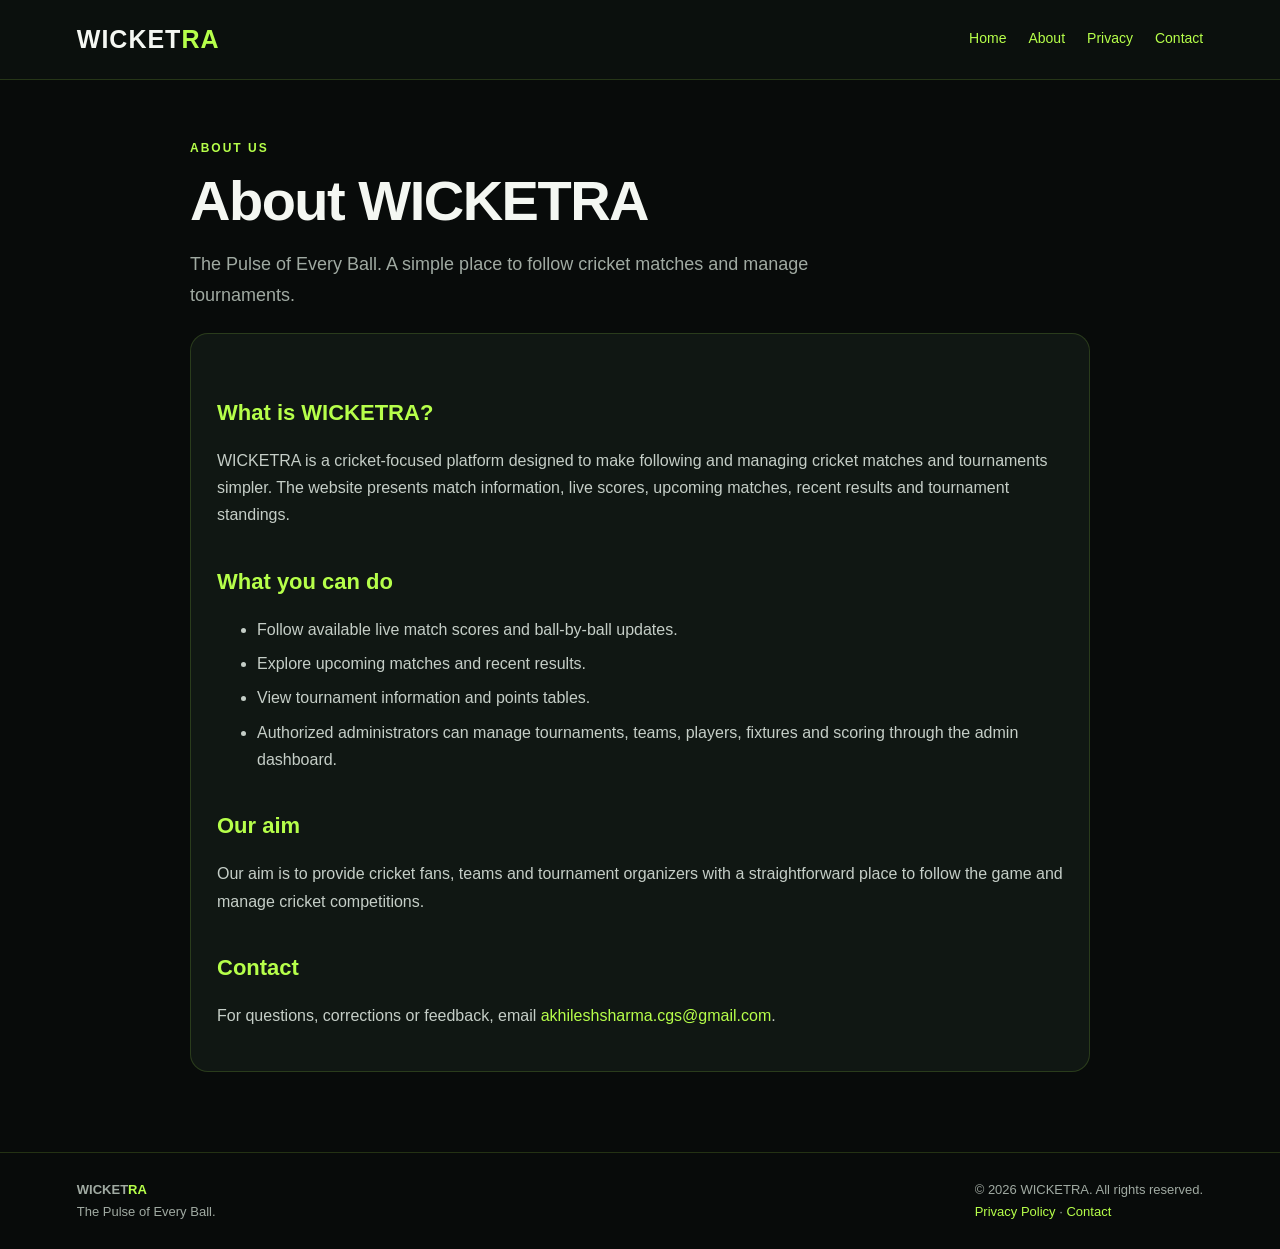
<file: about.html>
<!doctype html>
<html lang="en">
<head>
<meta charset="utf-8">
<meta name="viewport" content="width=device-width,initial-scale=1">
<meta name="theme-color" content="#080b0a">
<title>About WICKETRA | WICKETRA</title>
<style>
:root{--bg:#080b0a;--surface:#101713;--surface2:#151e18;--green:#b6ff4a;--white:#f4f7f2;--muted:#a0aaa2;--line:rgba(182,255,74,.16)}
*{box-sizing:border-box}body{margin:0;background:var(--bg);color:var(--white);font-family:Inter,Arial,sans-serif;line-height:1.7}
a{color:var(--green);text-decoration:none}a:hover{text-decoration:underline}
.top{border-bottom:1px solid var(--line);background:#0b100d;padding:18px 6%;display:flex;align-items:center;justify-content:space-between;gap:20px;flex-wrap:wrap}
.brand{font-family:Arial,sans-serif;font-weight:900;font-size:25px;letter-spacing:1px;color:var(--white)}.brand span{color:var(--green)}
nav{display:flex;gap:22px;flex-wrap:wrap;font-size:14px}
main{width:min(900px,90%);margin:58px auto 80px}
.eyebrow{color:var(--green);font-size:12px;font-weight:800;letter-spacing:2px;text-transform:uppercase}
h1{font-size:clamp(36px,6vw,56px);line-height:1.1;margin:12px 0 14px;letter-spacing:-1.5px}
h2{font-size:22px;margin:34px 0 8px;color:var(--green)}
p,li{color:#c5cec7}.lead{font-size:18px;color:var(--muted);max-width:720px}
.panel{background:var(--surface);border:1px solid var(--line);border-radius:18px;padding:26px;margin:22px 0}
li{margin:7px 0}.muted{color:var(--muted);font-size:13px}
footer{border-top:1px solid var(--line);padding:26px 6%;display:flex;justify-content:space-between;gap:18px;flex-wrap:wrap;color:var(--muted);font-size:13px}
@media(max-width:600px){.top{padding:16px 5%}nav{gap:13px}main{margin:38px auto 55px}.panel{padding:20px}}
</style>
</head>
<body>
<header class="top">
  <a class="brand" href="index.html">WICKET<span>RA</span></a>
  <nav aria-label="Main navigation">
    <a href="index.html">Home</a>
    <a href="about.html">About</a>
    <a href="privacy-policy.html">Privacy</a>
    <a href="contact.html">Contact</a>
  </nav>
</header>
<main>
  <div class="eyebrow">ABOUT US</div>
  <h1>About WICKETRA</h1>
  <p class="lead">The Pulse of Every Ball. A simple place to follow cricket matches and manage tournaments.</p>
  
<section class="panel">
<h2>What is WICKETRA?</h2>
<p>WICKETRA is a cricket-focused platform designed to make following and managing cricket matches and tournaments simpler. The website presents match information, live scores, upcoming matches, recent results and tournament standings.</p>
<h2>What you can do</h2>
<ul>
<li>Follow available live match scores and ball-by-ball updates.</li>
<li>Explore upcoming matches and recent results.</li>
<li>View tournament information and points tables.</li>
<li>Authorized administrators can manage tournaments, teams, players, fixtures and scoring through the admin dashboard.</li>
</ul>
<h2>Our aim</h2>
<p>Our aim is to provide cricket fans, teams and tournament organizers with a straightforward place to follow the game and manage cricket competitions.</p>
<h2>Contact</h2>
<p>For questions, corrections or feedback, email <a href="mailto:akhileshsharma.cgs@gmail.com">akhileshsharma.cgs@gmail.com</a>.</p>
</section>

</main>
<footer>
  <div><strong>WICKET<span style="color:var(--green)">RA</span></strong><br>The Pulse of Every Ball.</div>
  <div>© 2026 WICKETRA. All rights reserved.<br><a href="privacy-policy.html">Privacy Policy</a> · <a href="contact.html">Contact</a></div>
</footer>
</body>
</html>
</file>
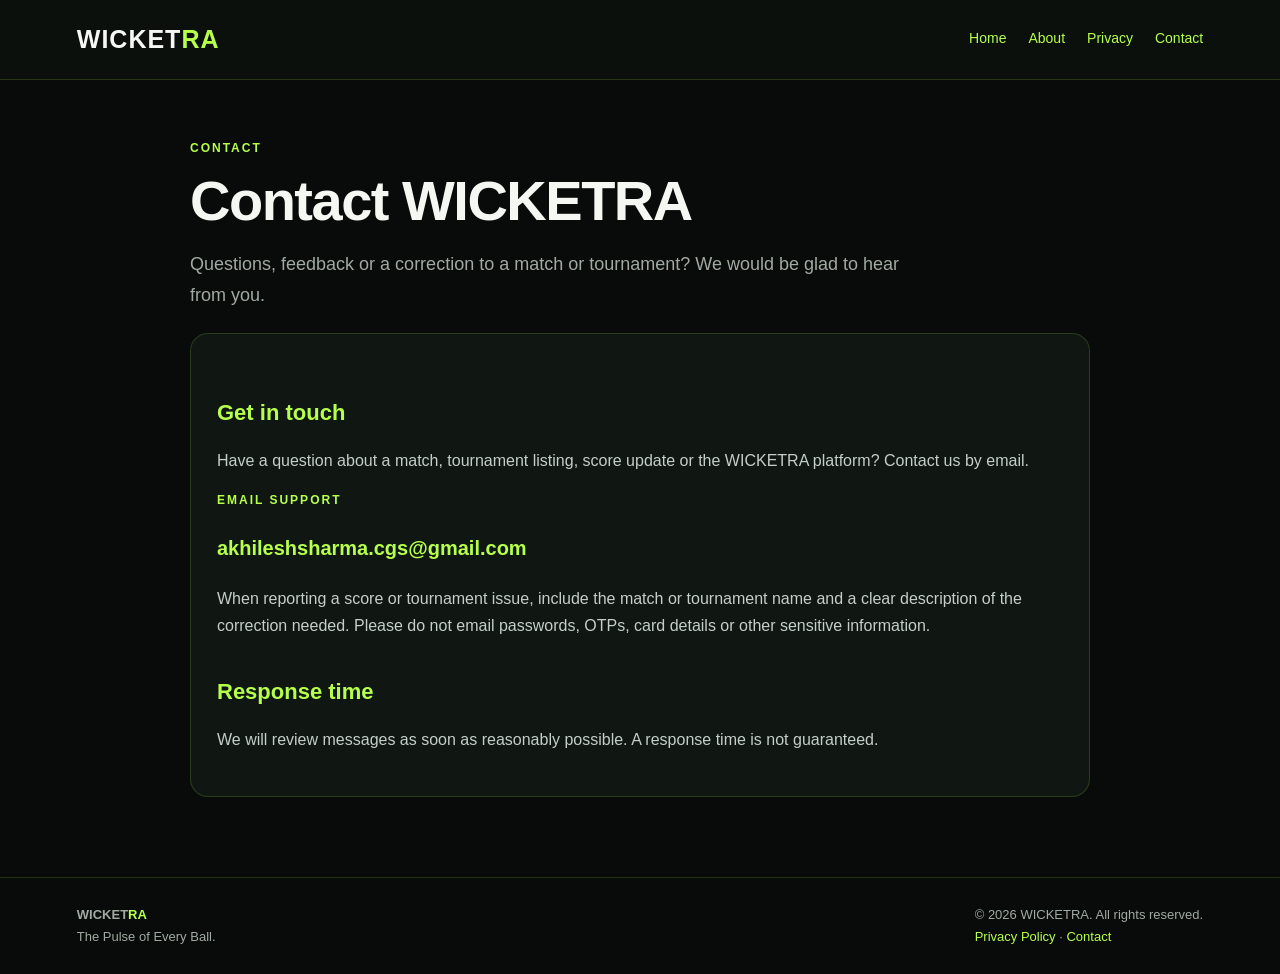
<file: contact.html>
<!doctype html>
<html lang="en">
<head>
<meta charset="utf-8">
<meta name="viewport" content="width=device-width,initial-scale=1">
<meta name="theme-color" content="#080b0a">
<title>Contact WICKETRA | WICKETRA</title>
<style>
:root{--bg:#080b0a;--surface:#101713;--surface2:#151e18;--green:#b6ff4a;--white:#f4f7f2;--muted:#a0aaa2;--line:rgba(182,255,74,.16)}
*{box-sizing:border-box}body{margin:0;background:var(--bg);color:var(--white);font-family:Inter,Arial,sans-serif;line-height:1.7}
a{color:var(--green);text-decoration:none}a:hover{text-decoration:underline}
.top{border-bottom:1px solid var(--line);background:#0b100d;padding:18px 6%;display:flex;align-items:center;justify-content:space-between;gap:20px;flex-wrap:wrap}
.brand{font-family:Arial,sans-serif;font-weight:900;font-size:25px;letter-spacing:1px;color:var(--white)}.brand span{color:var(--green)}
nav{display:flex;gap:22px;flex-wrap:wrap;font-size:14px}
main{width:min(900px,90%);margin:58px auto 80px}
.eyebrow{color:var(--green);font-size:12px;font-weight:800;letter-spacing:2px;text-transform:uppercase}
h1{font-size:clamp(36px,6vw,56px);line-height:1.1;margin:12px 0 14px;letter-spacing:-1.5px}
h2{font-size:22px;margin:34px 0 8px;color:var(--green)}
p,li{color:#c5cec7}.lead{font-size:18px;color:var(--muted);max-width:720px}
.panel{background:var(--surface);border:1px solid var(--line);border-radius:18px;padding:26px;margin:22px 0}
li{margin:7px 0}.muted{color:var(--muted);font-size:13px}
footer{border-top:1px solid var(--line);padding:26px 6%;display:flex;justify-content:space-between;gap:18px;flex-wrap:wrap;color:var(--muted);font-size:13px}
@media(max-width:600px){.top{padding:16px 5%}nav{gap:13px}main{margin:38px auto 55px}.panel{padding:20px}}
</style>
</head>
<body>
<header class="top">
  <a class="brand" href="index.html">WICKET<span>RA</span></a>
  <nav aria-label="Main navigation">
    <a href="index.html">Home</a>
    <a href="about.html">About</a>
    <a href="privacy-policy.html">Privacy</a>
    <a href="contact.html">Contact</a>
  </nav>
</header>
<main>
  <div class="eyebrow">CONTACT</div>
  <h1>Contact WICKETRA</h1>
  <p class="lead">Questions, feedback or a correction to a match or tournament? We would be glad to hear from you.</p>
  
<section class="panel">
<h2>Get in touch</h2>
<p>Have a question about a match, tournament listing, score update or the WICKETRA platform? Contact us by email.</p>
<p class="eyebrow">EMAIL SUPPORT</p>
<p style="font-size:20px;font-weight:700"><a href="mailto:akhileshsharma.cgs@gmail.com">akhileshsharma.cgs@gmail.com</a></p>
<p>When reporting a score or tournament issue, include the match or tournament name and a clear description of the correction needed. Please do not email passwords, OTPs, card details or other sensitive information.</p>
<h2>Response time</h2>
<p>We will review messages as soon as reasonably possible. A response time is not guaranteed.</p>
</section>

</main>
<footer>
  <div><strong>WICKET<span style="color:var(--green)">RA</span></strong><br>The Pulse of Every Ball.</div>
  <div>© 2026 WICKETRA. All rights reserved.<br><a href="privacy-policy.html">Privacy Policy</a> · <a href="contact.html">Contact</a></div>
</footer>
</body>
</html>
</file>
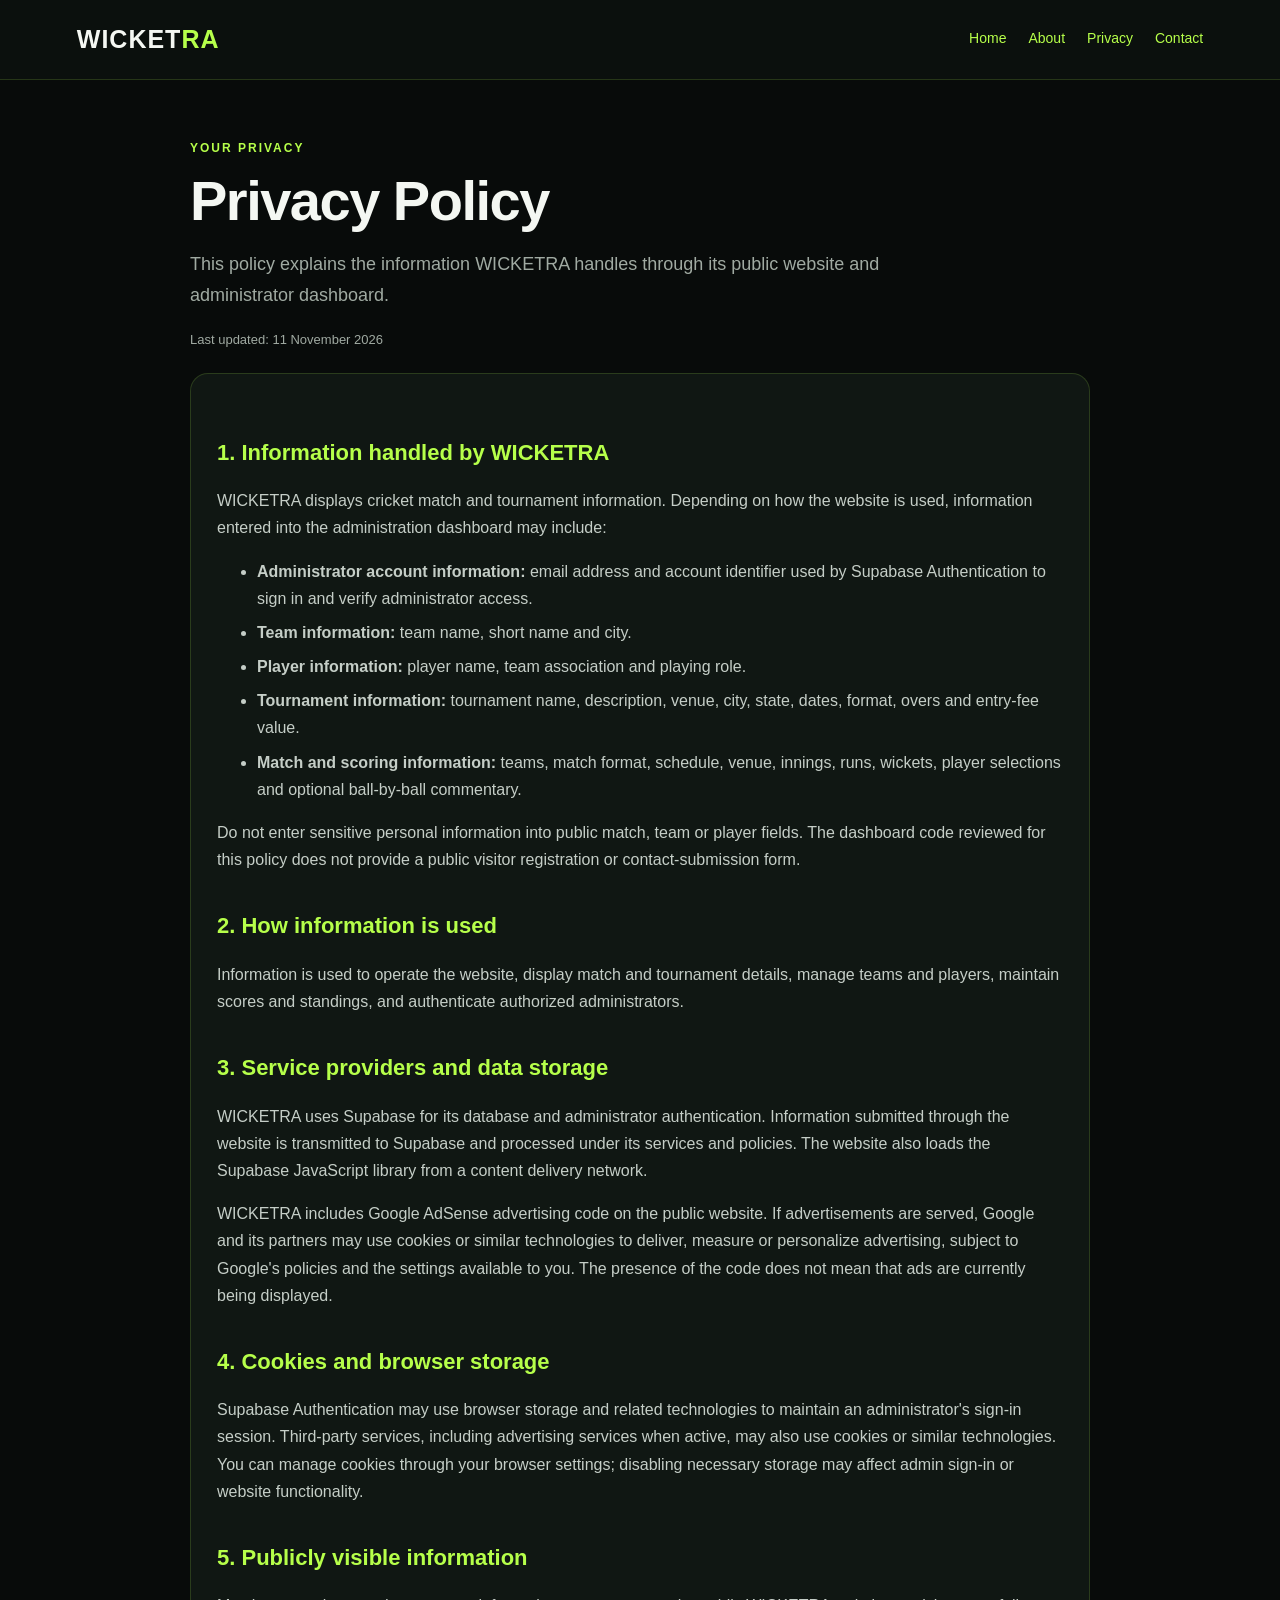
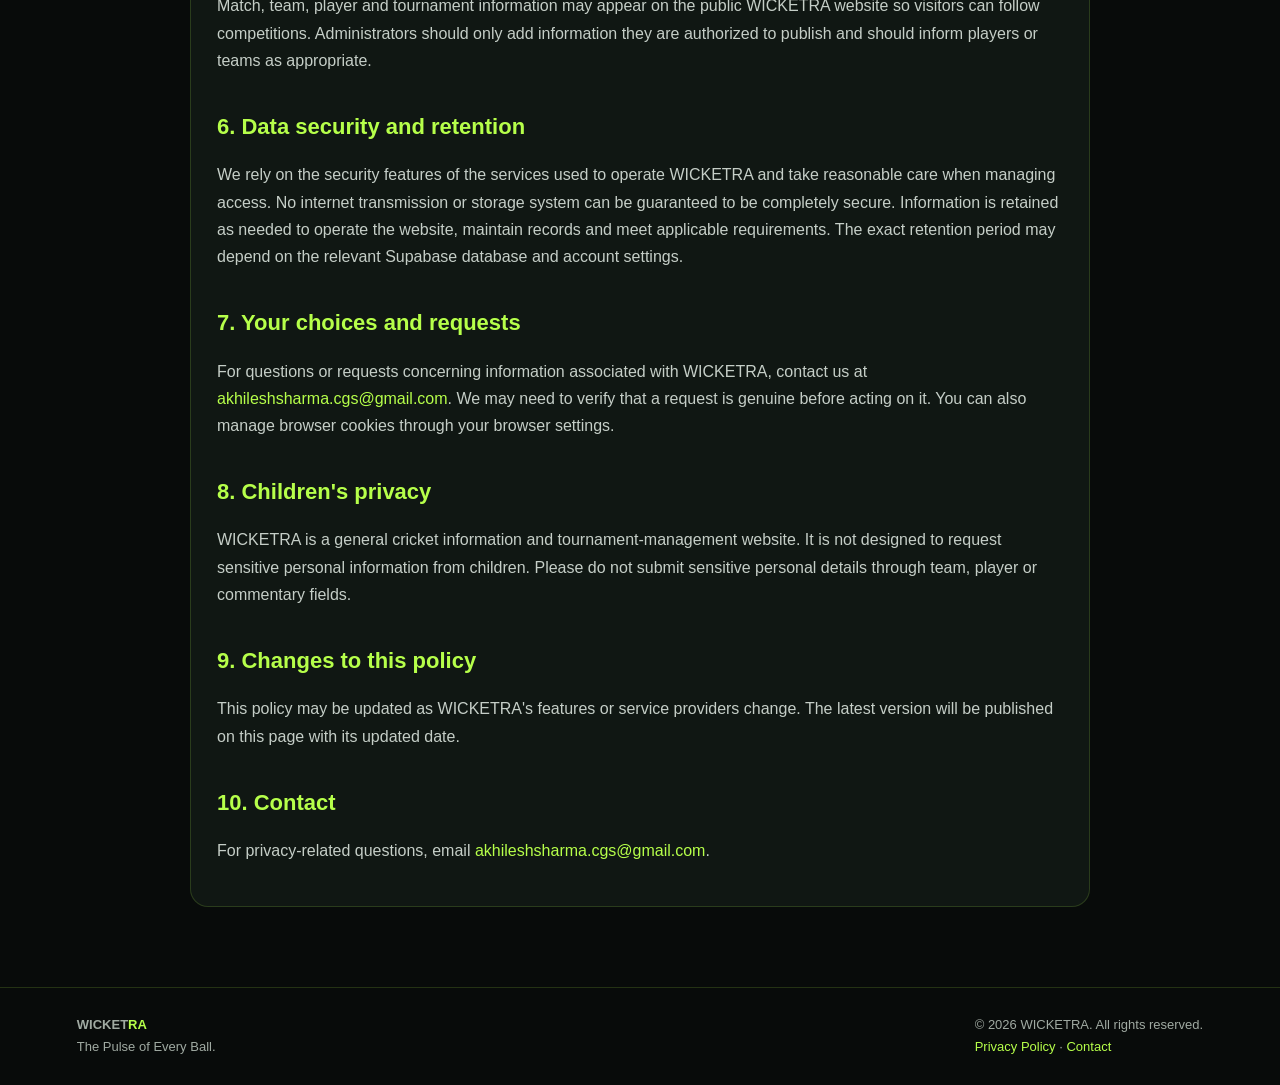
<file: privacy-policy.html>
<!doctype html>
<html lang="en">
<head>
<meta charset="utf-8">
<meta name="viewport" content="width=device-width,initial-scale=1">
<meta name="theme-color" content="#080b0a">
<title>Privacy Policy | WICKETRA</title>
<style>
:root{--bg:#080b0a;--surface:#101713;--surface2:#151e18;--green:#b6ff4a;--white:#f4f7f2;--muted:#a0aaa2;--line:rgba(182,255,74,.16)}
*{box-sizing:border-box}body{margin:0;background:var(--bg);color:var(--white);font-family:Inter,Arial,sans-serif;line-height:1.7}
a{color:var(--green);text-decoration:none}a:hover{text-decoration:underline}
.top{border-bottom:1px solid var(--line);background:#0b100d;padding:18px 6%;display:flex;align-items:center;justify-content:space-between;gap:20px;flex-wrap:wrap}
.brand{font-family:Arial,sans-serif;font-weight:900;font-size:25px;letter-spacing:1px;color:var(--white)}.brand span{color:var(--green)}
nav{display:flex;gap:22px;flex-wrap:wrap;font-size:14px}
main{width:min(900px,90%);margin:58px auto 80px}
.eyebrow{color:var(--green);font-size:12px;font-weight:800;letter-spacing:2px;text-transform:uppercase}
h1{font-size:clamp(36px,6vw,56px);line-height:1.1;margin:12px 0 14px;letter-spacing:-1.5px}
h2{font-size:22px;margin:34px 0 8px;color:var(--green)}
p,li{color:#c5cec7}.lead{font-size:18px;color:var(--muted);max-width:720px}
.panel{background:var(--surface);border:1px solid var(--line);border-radius:18px;padding:26px;margin:22px 0}
li{margin:7px 0}.muted{color:var(--muted);font-size:13px}
footer{border-top:1px solid var(--line);padding:26px 6%;display:flex;justify-content:space-between;gap:18px;flex-wrap:wrap;color:var(--muted);font-size:13px}
@media(max-width:600px){.top{padding:16px 5%}nav{gap:13px}main{margin:38px auto 55px}.panel{padding:20px}}
</style>
</head>
<body>
<header class="top">
  <a class="brand" href="index.html">WICKET<span>RA</span></a>
  <nav aria-label="Main navigation">
    <a href="index.html">Home</a>
    <a href="about.html">About</a>
    <a href="privacy-policy.html">Privacy</a>
    <a href="contact.html">Contact</a>
  </nav>
</header>
<main>
  <div class="eyebrow">YOUR PRIVACY</div>
  <h1>Privacy Policy</h1>
  <p class="lead">This policy explains the information WICKETRA handles through its public website and administrator dashboard.</p>
  
<p class="muted">Last updated: 11 November 2026</p>
<section class="panel">
<h2>1. Information handled by WICKETRA</h2>
<p>WICKETRA displays cricket match and tournament information. Depending on how the website is used, information entered into the administration dashboard may include:</p>
<ul>
<li><strong>Administrator account information:</strong> email address and account identifier used by Supabase Authentication to sign in and verify administrator access.</li>
<li><strong>Team information:</strong> team name, short name and city.</li>
<li><strong>Player information:</strong> player name, team association and playing role.</li>
<li><strong>Tournament information:</strong> tournament name, description, venue, city, state, dates, format, overs and entry-fee value.</li>
<li><strong>Match and scoring information:</strong> teams, match format, schedule, venue, innings, runs, wickets, player selections and optional ball-by-ball commentary.</li>
</ul>
<p>Do not enter sensitive personal information into public match, team or player fields. The dashboard code reviewed for this policy does not provide a public visitor registration or contact-submission form.</p>

<h2>2. How information is used</h2>
<p>Information is used to operate the website, display match and tournament details, manage teams and players, maintain scores and standings, and authenticate authorized administrators.</p>

<h2>3. Service providers and data storage</h2>
<p>WICKETRA uses Supabase for its database and administrator authentication. Information submitted through the website is transmitted to Supabase and processed under its services and policies. The website also loads the Supabase JavaScript library from a content delivery network.</p>
<p>WICKETRA includes Google AdSense advertising code on the public website. If advertisements are served, Google and its partners may use cookies or similar technologies to deliver, measure or personalize advertising, subject to Google's policies and the settings available to you. The presence of the code does not mean that ads are currently being displayed.</p>

<h2>4. Cookies and browser storage</h2>
<p>Supabase Authentication may use browser storage and related technologies to maintain an administrator's sign-in session. Third-party services, including advertising services when active, may also use cookies or similar technologies. You can manage cookies through your browser settings; disabling necessary storage may affect admin sign-in or website functionality.</p>

<h2>5. Publicly visible information</h2>
<p>Match, team, player and tournament information may appear on the public WICKETRA website so visitors can follow competitions. Administrators should only add information they are authorized to publish and should inform players or teams as appropriate.</p>

<h2>6. Data security and retention</h2>
<p>We rely on the security features of the services used to operate WICKETRA and take reasonable care when managing access. No internet transmission or storage system can be guaranteed to be completely secure. Information is retained as needed to operate the website, maintain records and meet applicable requirements. The exact retention period may depend on the relevant Supabase database and account settings.</p>

<h2>7. Your choices and requests</h2>
<p>For questions or requests concerning information associated with WICKETRA, contact us at <a href="mailto:akhileshsharma.cgs@gmail.com">akhileshsharma.cgs@gmail.com</a>. We may need to verify that a request is genuine before acting on it. You can also manage browser cookies through your browser settings.</p>

<h2>8. Children's privacy</h2>
<p>WICKETRA is a general cricket information and tournament-management website. It is not designed to request sensitive personal information from children. Please do not submit sensitive personal details through team, player or commentary fields.</p>

<h2>9. Changes to this policy</h2>
<p>This policy may be updated as WICKETRA's features or service providers change. The latest version will be published on this page with its updated date.</p>

<h2>10. Contact</h2>
<p>For privacy-related questions, email <a href="mailto:akhileshsharma.cgs@gmail.com">akhileshsharma.cgs@gmail.com</a>.</p>
</section>

</main>
<footer>
  <div><strong>WICKET<span style="color:var(--green)">RA</span></strong><br>The Pulse of Every Ball.</div>
  <div>© 2026 WICKETRA. All rights reserved.<br><a href="privacy-policy.html">Privacy Policy</a> · <a href="contact.html">Contact</a></div>
</footer>
</body>
</html>
</file>
